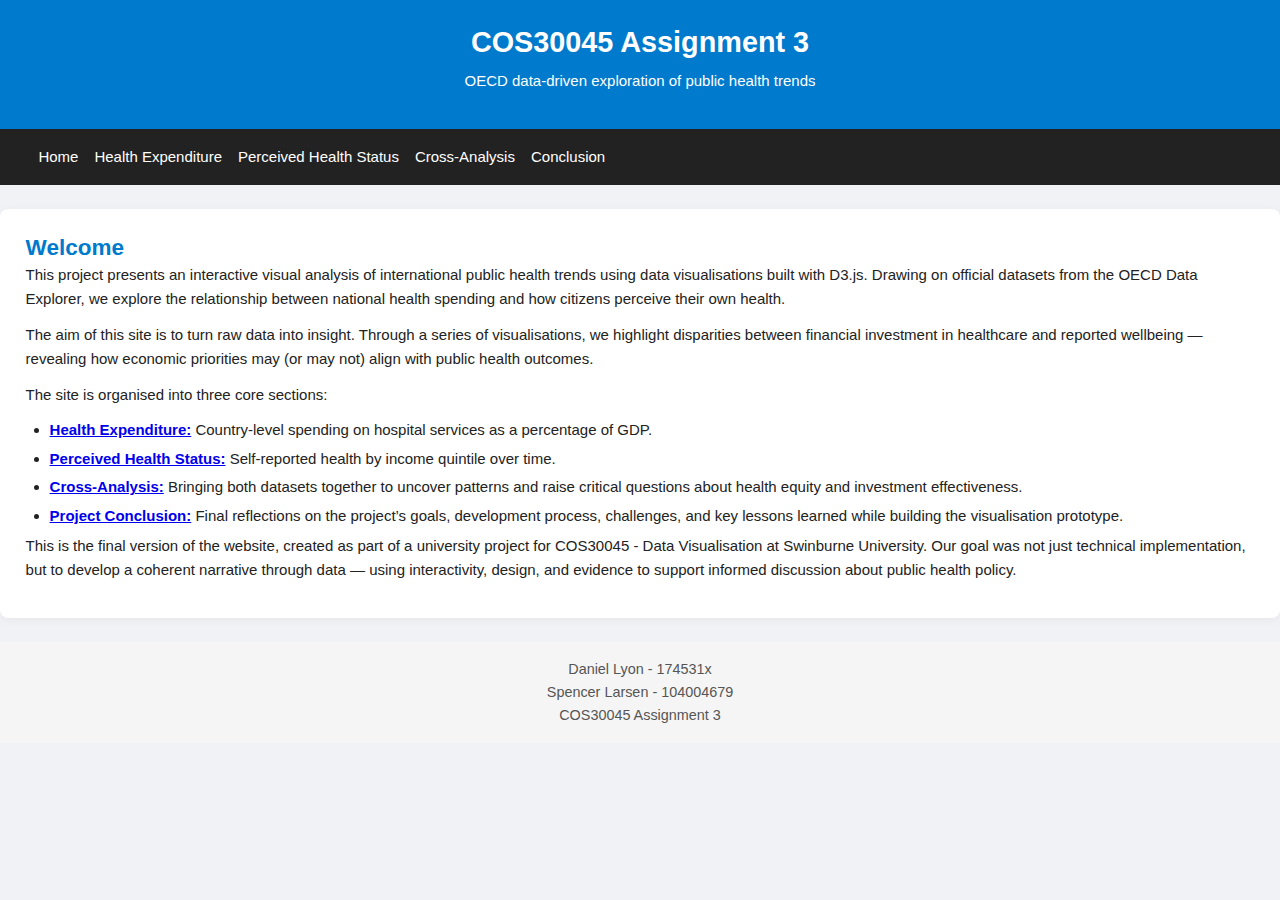
<file: index.html>
<!DOCTYPE html>
<html lang="en">
  <head>
    <meta charset="UTF-8" />
    <meta name="author" content="Daniel Lyon - 174531X" />
    <title>Redirecting...</title>
    <meta http-equiv="refresh" content="0; url=./code/index.html" />
    <script type="text/javascript">
      window.location.href = "./code/index.html";
    </script>
  </head>
  <body>
    <p>
      If you are not redirected automatically,
      <a href="./code/index.html">click here</a>.
    </p>
  </body>
</html>
</file>
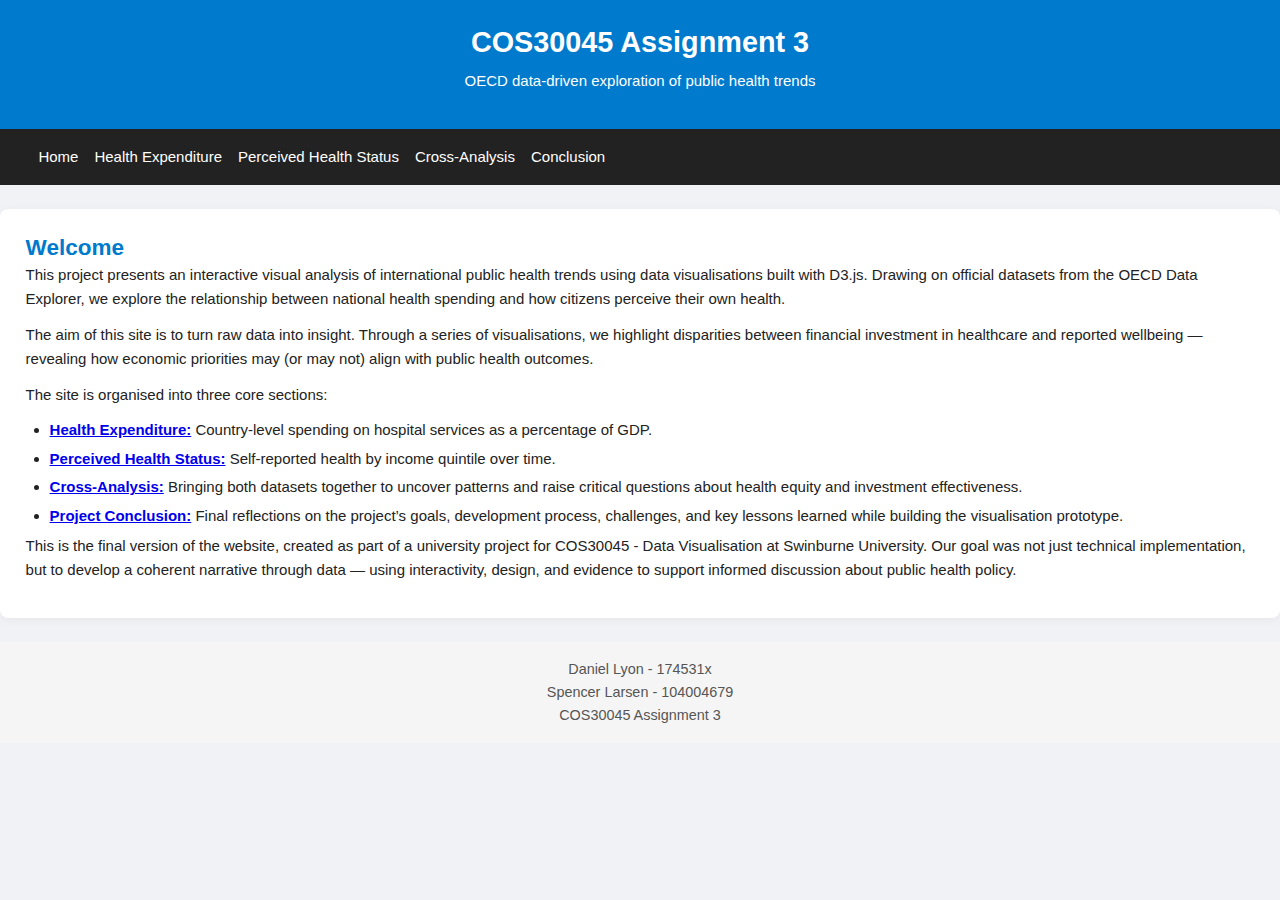
<file: code/index.html>
<!DOCTYPE html>
<html lang="en">
  <head>
    <meta charset="UTF-8" />
    <title>COS30045 - OECD Health Visualisation</title>
    <meta name="author" content="Daniel Lyon - 174531X" />
    <!-- ========== Stylesheets ========== -->
    <link rel="stylesheet" href="style.css" />
  </head>

  <body>
    <header>
      <h1>COS30045 Assignment 3</h1>
      <p>OECD data-driven exploration of public health trends</p>
    </header>

    <nav>
      <!-- Breadcrumb-style nav for quick switching between views -->
      <a href="index.html">Home</a>
      <a href="health-expenditure.html">Health Expenditure</a>
      <a href="perceived-health.html">Perceived Health Status</a>
      <a href="cross-analysis.html">Cross-Analysis</a>
      <a href="conclusion.html" aria-current="page">Conclusion</a>
    </nav>

    <main class="content">
      <h2>Welcome</h2>
      <p>
        This project presents an interactive visual analysis of international
        public health trends using data visualisations built with D3.js. Drawing
        on official datasets from the OECD Data Explorer, we explore the
        relationship between national health spending and how citizens perceive
        their own health.
      </p>

      <p>
        The aim of this site is to turn raw data into insight. Through a series
        of visualisations, we highlight disparities between financial investment
        in healthcare and reported wellbeing — revealing how economic priorities
        may (or may not) align with public health outcomes.
      </p>

      <p>The site is organised into three core sections:</p>

      <ul>
        <li>
          <strong>
            <a href="health-expenditure.html">Health Expenditure:</a></strong
          >
          Country-level spending on hospital services as a percentage of GDP.
        </li>
        <li>
          <strong
            ><a href="perceived-health.html"
              >Perceived Health Status:</a
            ></strong
          >
          Self-reported health by income quintile over time.
        </li>
        <li>
          <strong><a href="cross-analysis.html">Cross-Analysis:</a></strong>
          Bringing both datasets together to uncover patterns and raise critical
          questions about health equity and investment effectiveness.
        </li>
        <li>
          <strong><a href="conclusion.html">Project Conclusion:</a></strong>
          Final reflections on the project’s goals, development process,
          challenges, and key lessons learned while building the visualisation
          prototype.
        </li>
      </ul>

      <p>
        This is the final version of the website, created as part of a
        university project for COS30045 - Data Visualisation at Swinburne
        University. Our goal was not just technical implementation, but to
        develop a coherent narrative through data — using interactivity, design,
        and evidence to support informed discussion about public health policy.
      </p>
    </main>
    <footer class="site-footer">
      Daniel Lyon - 174531x <br>
      Spencer Larsen - 104004679
      <br />COS30045 Assignment 3
    </footer>
  </body>
</html>
</file>
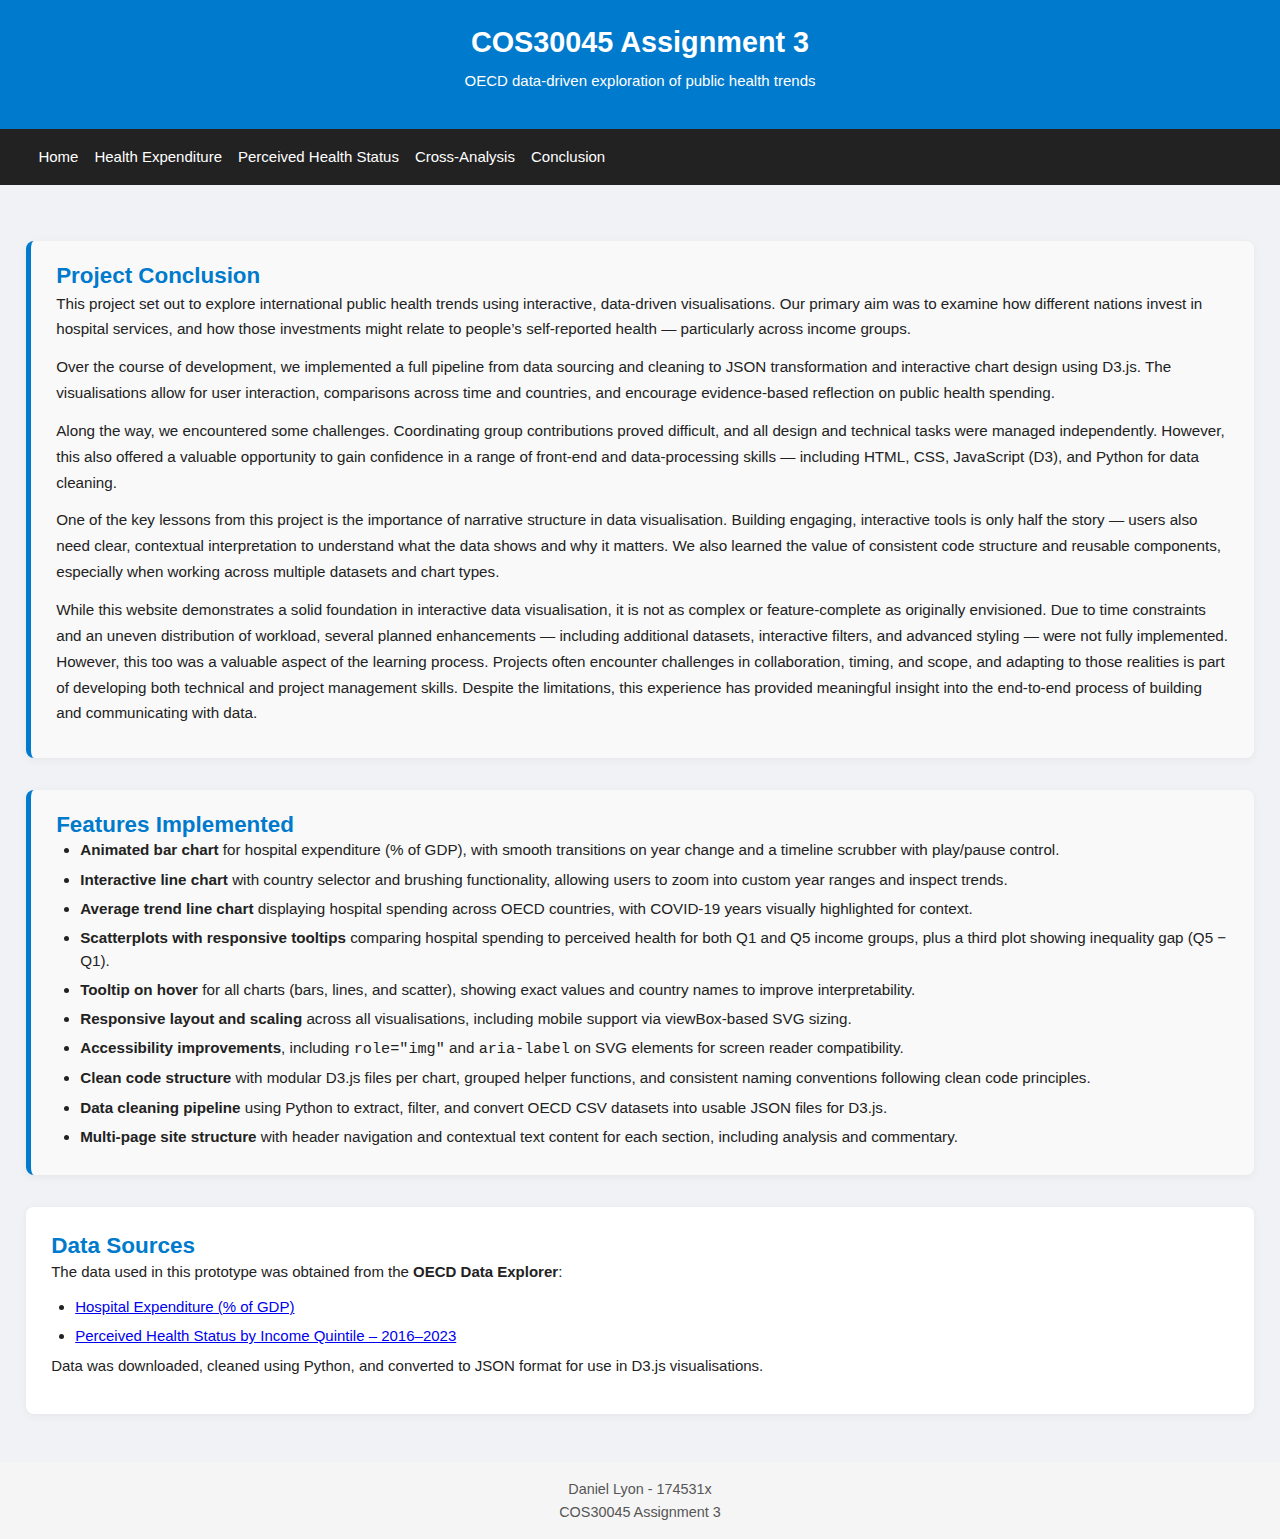
<file: code/conclusion.html>
<!DOCTYPE html>
<html lang="en">
  <head>
    <meta charset="UTF-8" />
    <title>Project Conclusion – OECD Health Visualisation</title>
    <meta name="author" content="Daniel Lyon - 174531X" />
    <!-- ========== Stylesheets ========== -->
    <link rel="stylesheet" href="style.css" />
  </head>

  <body>
    <header>
      <h1>COS30045 Assignment 3</h1>
      <p>OECD data-driven exploration of public health trends</p>
    </header>
    <nav>
      <!-- Breadcrumb-style nav for quick switching between views -->
      <a href="index.html">Home</a>
      <a href="health-expenditure.html">Health Expenditure</a>
      <a href="perceived-health.html">Perceived Health Status</a>
      <a href="cross-analysis.html">Cross-Analysis</a>
      <a href="conclusion.html" aria-current="page">Conclusion</a>
    </nav>

    <main>
      <section id="project-conclusion" class="summary">
        <h2>Project Conclusion</h2>

        <p>
          This project set out to explore international public health trends
          using interactive, data-driven visualisations. Our primary aim was to
          examine how different nations invest in hospital services, and how
          those investments might relate to people’s self-reported health —
          particularly across income groups.
        </p>

        <p>
          Over the course of development, we implemented a full pipeline from
          data sourcing and cleaning to JSON transformation and interactive
          chart design using D3.js. The visualisations allow for user
          interaction, comparisons across time and countries, and encourage
          evidence-based reflection on public health spending.
        </p>

        <p>
          Along the way, we encountered some challenges. Coordinating group
          contributions proved difficult, and all design and technical tasks
          were managed independently. However, this also offered a valuable
          opportunity to gain confidence in a range of front-end and
          data-processing skills — including HTML, CSS, JavaScript (D3), and
          Python for data cleaning.
        </p>

        <p>
          One of the key lessons from this project is the importance of
          narrative structure in data visualisation. Building engaging,
          interactive tools is only half the story — users also need clear,
          contextual interpretation to understand what the data shows and why it
          matters. We also learned the value of consistent code structure and
          reusable components, especially when working across multiple datasets
          and chart types.
        </p>

        <p>
          While this website demonstrates a solid foundation in interactive data
          visualisation, it is not as complex or feature-complete as originally
          envisioned. Due to time constraints and an uneven distribution of
          workload, several planned enhancements — including additional
          datasets, interactive filters, and advanced styling — were not fully
          implemented. However, this too was a valuable aspect of the learning
          process. Projects often encounter challenges in collaboration, timing,
          and scope, and adapting to those realities is part of developing both
          technical and project management skills. Despite the limitations, this
          experience has provided meaningful insight into the end-to-end process
          of building and communicating with data.
        </p>
      </section>

      <section id="features-implemented" class="summary">
        <h2>Features Implemented</h2>
        <ul>
          <li>
            <strong>Animated bar chart</strong> for hospital expenditure (% of
            GDP), with smooth transitions on year change and a timeline scrubber
            with play/pause control.
          </li>
          <li>
            <strong>Interactive line chart</strong> with country selector and
            brushing functionality, allowing users to zoom into custom year
            ranges and inspect trends.
          </li>
          <li>
            <strong>Average trend line chart</strong> displaying hospital
            spending across OECD countries, with COVID-19 years visually
            highlighted for context.
          </li>
          <li>
            <strong>Scatterplots with responsive tooltips</strong> comparing
            hospital spending to perceived health for both Q1 and Q5 income
            groups, plus a third plot showing inequality gap (Q5 − Q1).
          </li>
          <li>
            <strong>Tooltip on hover</strong> for all charts (bars, lines, and
            scatter), showing exact values and country names to improve
            interpretability.
          </li>
          <li>
            <strong>Responsive layout and scaling</strong> across all
            visualisations, including mobile support via viewBox-based SVG
            sizing.
          </li>
          <li>
            <strong>Accessibility improvements</strong>, including
            <code>role="img"</code> and <code>aria-label</code> on SVG elements
            for screen reader compatibility.
          </li>
          <li>
            <strong>Clean code structure</strong> with modular D3.js files per
            chart, grouped helper functions, and consistent naming conventions
            following clean code principles.
          </li>
          <li>
            <strong>Data cleaning pipeline</strong> using Python to extract,
            filter, and convert OECD CSV datasets into usable JSON files for
            D3.js.
          </li>
          <li>
            <strong>Multi-page site structure</strong> with header navigation
            and contextual text content for each section, including analysis and
            commentary.
          </li>
        </ul>
      </section>
      <section id="data-sources" class="content">
        <h2>Data Sources</h2>
        <p>
          The data used in this prototype was obtained from the
          <strong>OECD Data Explorer</strong>:
        </p>
        <ul>
          <li>
            <a
              href="https://data-explorer.oecd.org/vis?lc=en&amp;df[ds]=dsDisseminateFinalDMZ&amp;df[id]=DSD_SHA%40DF_SHA&amp;df[ag]=OECD.ELS.HD&amp;dq=.A.EXP_HEALTH.PT_B1GQ...HC1.....&amp;pd=2016%2C&amp;to[TIME_PERIOD]=false&amp;vw=tb/"
              target="_blank"
            >
              Hospital Expenditure (% of GDP)
            </a>
          </li>
          <li>
            <a
              href="https://data-explorer.oecd.org/vis?lc=en&amp;df[ds]=dsDisseminateFinalDMZ&amp;df[id]=DSD_HEALTH_STAT%40DF_PHS_SES&amp;df[ag]=OECD.ELS.HD&amp;dq=JPN%2BGRC%2BDNK%2BFRA%2BSWE%2BDEU%2BNOR%2BGBR%2BUSA%2BNZL%2BCAN%2BAUS.A...Y_GE15._T.Q5%2BQ1....G..&amp;pd=2016%2C&amp;to[TIME_PERIOD]=false"
              target="_blank"
            >
              Perceived Health Status by Income Quintile – 2016–2023
            </a>
          </li>
        </ul>
        <p>
          Data was downloaded, cleaned using Python, and converted to JSON
          format for use in D3.js visualisations.
        </p>
      </section>
    </main>

    <footer class="site-footer">
      Daniel Lyon - 174531x <br />
      COS30045 Assignment 3
    </footer>
  </body>
</html>
</file>
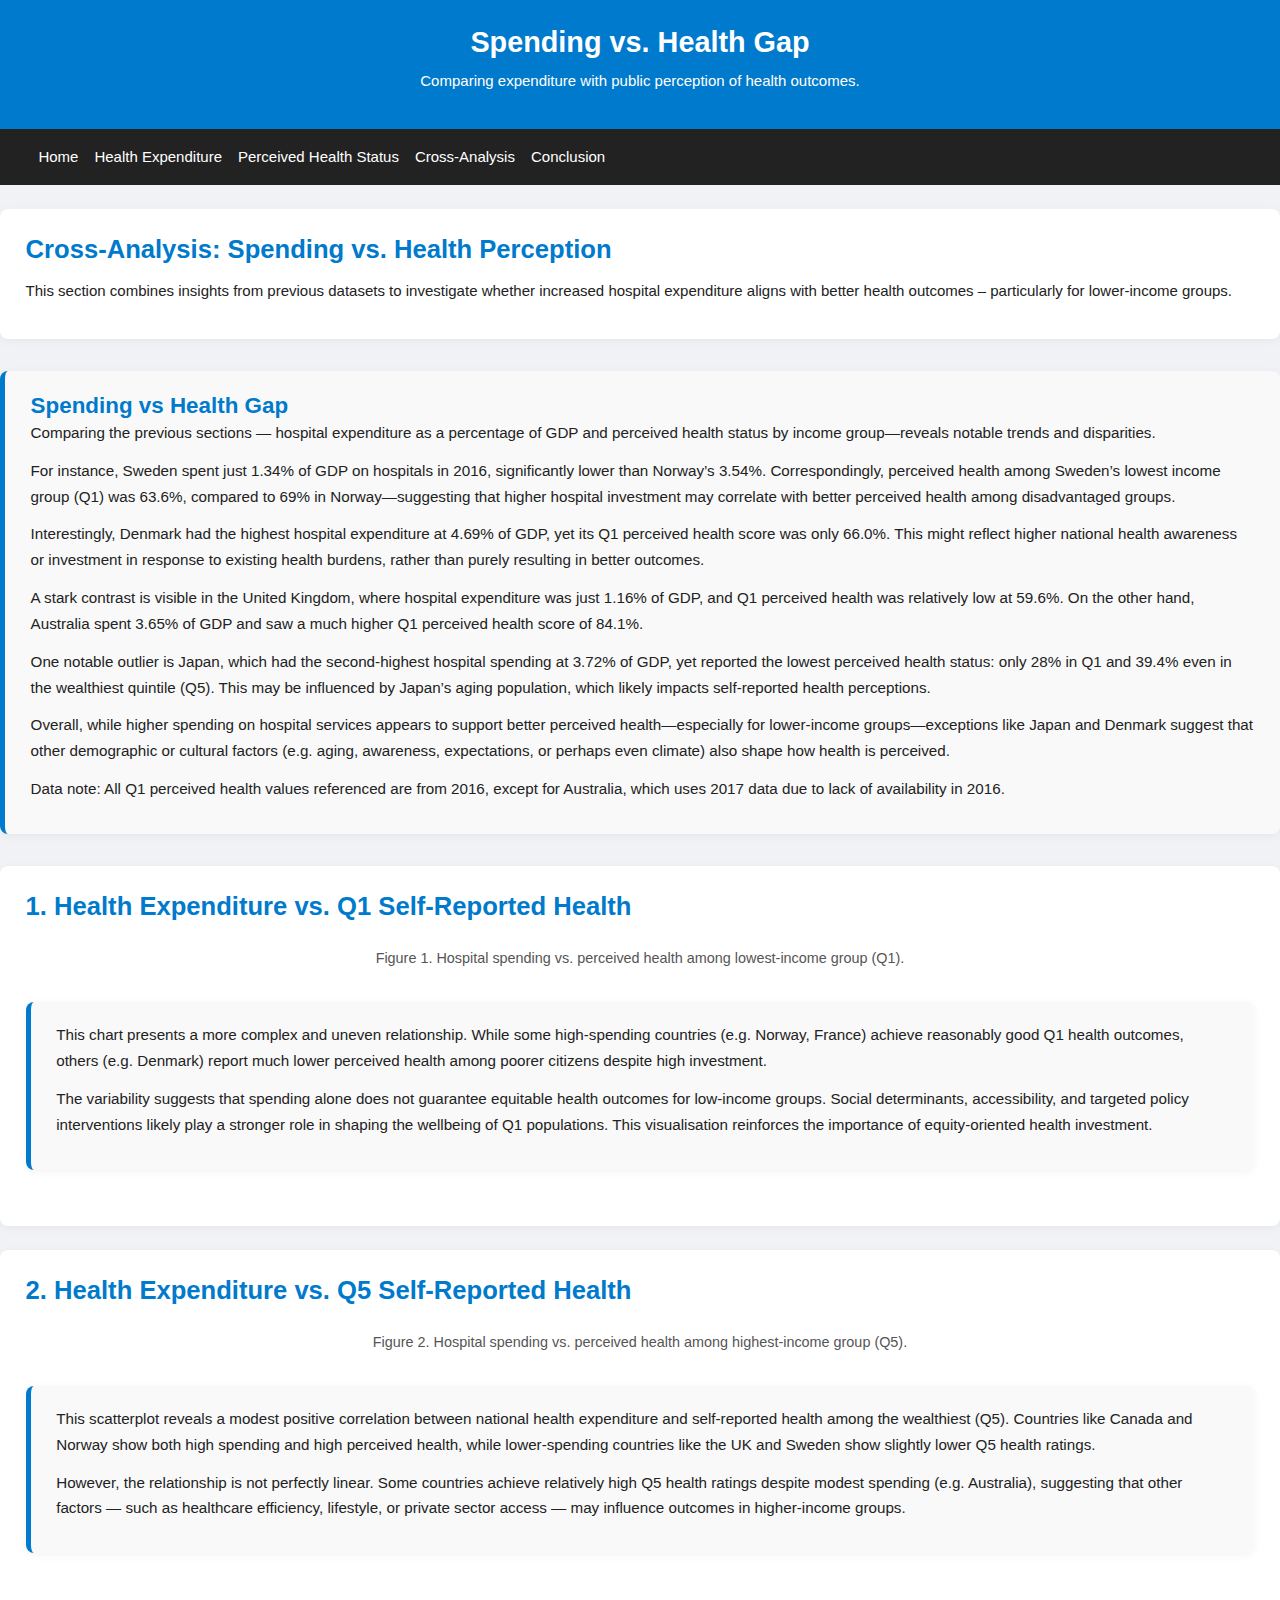
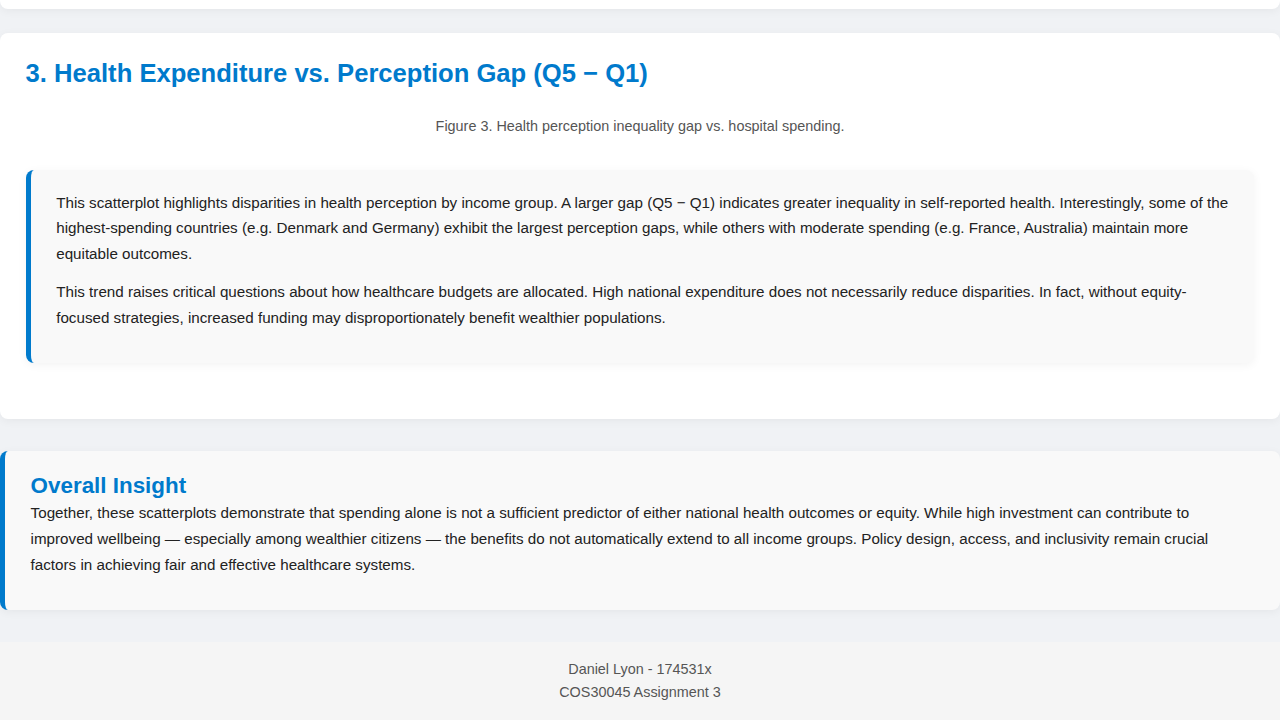
<file: code/cross-analysis.html>
<!DOCTYPE html>
<html lang="en">
  <head>
    <meta charset="UTF-8" />
    <title>Cross-Analysis - COS30045</title>
    <meta name="author" content="Daniel Lyon - 174531X" />
    <link rel="stylesheet" href="style.css" />
    <script src="https://d3js.org/d3.v7.min.js"></script>
    <script src="scripts/cross-analysis.js" defer></script>
  </head>

  <body>
    <header>
      <h1>Spending vs. Health Gap</h1>
      <p>Comparing expenditure with public perception of health outcomes.</p>
    </header>

    <nav>
      <a href="index.html">Home</a>
      <a href="health-expenditure.html">Health Expenditure</a>
      <a href="perceived-health.html">Perceived Health Status</a>
      <a href="cross-analysis.html" aria-current="page">Cross-Analysis</a>
      <a href="conclusion.html">Conclusion</a>
    </nav>

    <section class="content">
      <h1>Cross-Analysis: Spending vs. Health Perception</h1>
      <p>
        This section combines insights from previous datasets to investigate
        whether increased hospital expenditure aligns with better health
        outcomes – particularly for lower-income groups.
      </p>
    </section>

    <section class="analysis">
      <h2>Spending vs Health Gap</h2>
      <p>
        Comparing the previous sections — hospital expenditure as a percentage
        of GDP and perceived health status by income group—reveals notable
        trends and disparities.
      </p>
      <p>
        For instance, Sweden spent just 1.34% of GDP on hospitals in 2016,
        significantly lower than Norway’s 3.54%. Correspondingly, perceived
        health among Sweden’s lowest income group (Q1) was 63.6%, compared to
        69% in Norway—suggesting that higher hospital investment may correlate
        with better perceived health among disadvantaged groups.
      </p>
      <p>
        Interestingly, Denmark had the highest hospital expenditure at 4.69% of
        GDP, yet its Q1 perceived health score was only 66.0%. This might
        reflect higher national health awareness or investment in response to
        existing health burdens, rather than purely resulting in better
        outcomes.
      </p>
      <p>
        A stark contrast is visible in the United Kingdom, where hospital
        expenditure was just 1.16% of GDP, and Q1 perceived health was
        relatively low at 59.6%. On the other hand, Australia spent 3.65% of GDP
        and saw a much higher Q1 perceived health score of 84.1%.
      </p>
      <p>
        One notable outlier is Japan, which had the second-highest hospital
        spending at 3.72% of GDP, yet reported the lowest perceived health
        status: only 28% in Q1 and 39.4% even in the wealthiest quintile (Q5).
        This may be influenced by Japan’s aging population, which likely impacts
        self-reported health perceptions.
      </p>
      <p>
        Overall, while higher spending on hospital services appears to support
        better perceived health—especially for lower-income groups—exceptions
        like Japan and Denmark suggest that other demographic or cultural
        factors (e.g. aging, awareness, expectations, or perhaps even climate)
        also shape how health is perceived.
      </p>
      <p>
        Data note: All Q1 perceived health values referenced are from 2016,
        except for Australia, which uses 2017 data due to lack of availability
        in 2016.
      </p>
    </section>

    <section class="chart">
      <h2>1. Health Expenditure vs. Q1 Self-Reported Health</h2>
      <figure>
        <div id="scatter-q1" class="responsive-chart"></div>
        <figcaption>
          Figure 1. Hospital spending vs. perceived health among lowest-income
          group (Q1).
        </figcaption>
      </figure>
      <div class="analysis">
        <p>
          This chart presents a more complex and uneven relationship. While some
          high-spending countries (e.g. Norway, France) achieve reasonably good
          Q1 health outcomes, others (e.g. Denmark) report much lower perceived
          health among poorer citizens despite high investment.
        </p>
        <p>
          The variability suggests that spending alone does not guarantee
          equitable health outcomes for low-income groups. Social determinants,
          accessibility, and targeted policy interventions likely play a
          stronger role in shaping the wellbeing of Q1 populations. This
          visualisation reinforces the importance of equity-oriented health
          investment.
        </p>
      </div>
    </section>

    <section class="chart">
      <h2>2. Health Expenditure vs. Q5 Self-Reported Health</h2>
      <figure>
        <div id="scatter-q5" class="responsive-chart"></div>
        <figcaption>
          Figure 2. Hospital spending vs. perceived health among highest-income
          group (Q5).
        </figcaption>
      </figure>
      <div class="analysis">
        <p>
          This scatterplot reveals a modest positive correlation between
          national health expenditure and self-reported health among the
          wealthiest (Q5). Countries like Canada and Norway show both high
          spending and high perceived health, while lower-spending countries
          like the UK and Sweden show slightly lower Q5 health ratings.
        </p>
        <p>
          However, the relationship is not perfectly linear. Some countries
          achieve relatively high Q5 health ratings despite modest spending
          (e.g. Australia), suggesting that other factors — such as healthcare
          efficiency, lifestyle, or private sector access — may influence
          outcomes in higher-income groups.
        </p>
      </div>
    </section>

    <section class="chart">
      <h2>3. Health Expenditure vs. Perception Gap (Q5 − Q1)</h2>
      <figure>
        <div id="scatter-gap" class="responsive-chart"></div>
        <figcaption>
          Figure 3. Health perception inequality gap vs. hospital spending.
        </figcaption>
      </figure>
      <div class="analysis">
        <p>
          This scatterplot highlights disparities in health perception by income
          group. A larger gap (Q5 − Q1) indicates greater inequality in
          self-reported health. Interestingly, some of the highest-spending
          countries (e.g. Denmark and Germany) exhibit the largest perception
          gaps, while others with moderate spending (e.g. France, Australia)
          maintain more equitable outcomes.
        </p>
        <p>
          This trend raises critical questions about how healthcare budgets are
          allocated. High national expenditure does not necessarily reduce
          disparities. In fact, without equity-focused strategies, increased
          funding may disproportionately benefit wealthier populations.
        </p>
      </div>
    </section>

    <section class="summary">
      <h2>Overall Insight</h2>
      <p>
        Together, these scatterplots demonstrate that spending alone is not a
        sufficient predictor of either national health outcomes or equity. While
        high investment can contribute to improved wellbeing — especially among
        wealthier citizens — the benefits do not automatically extend to all
        income groups. Policy design, access, and inclusivity remain crucial
        factors in achieving fair and effective healthcare systems.
      </p>
    </section>

    <footer class="site-footer">
      Daniel Lyon - 174531x <br />COS30045 Assignment 3
    </footer>
  </body>
</html>
</file>
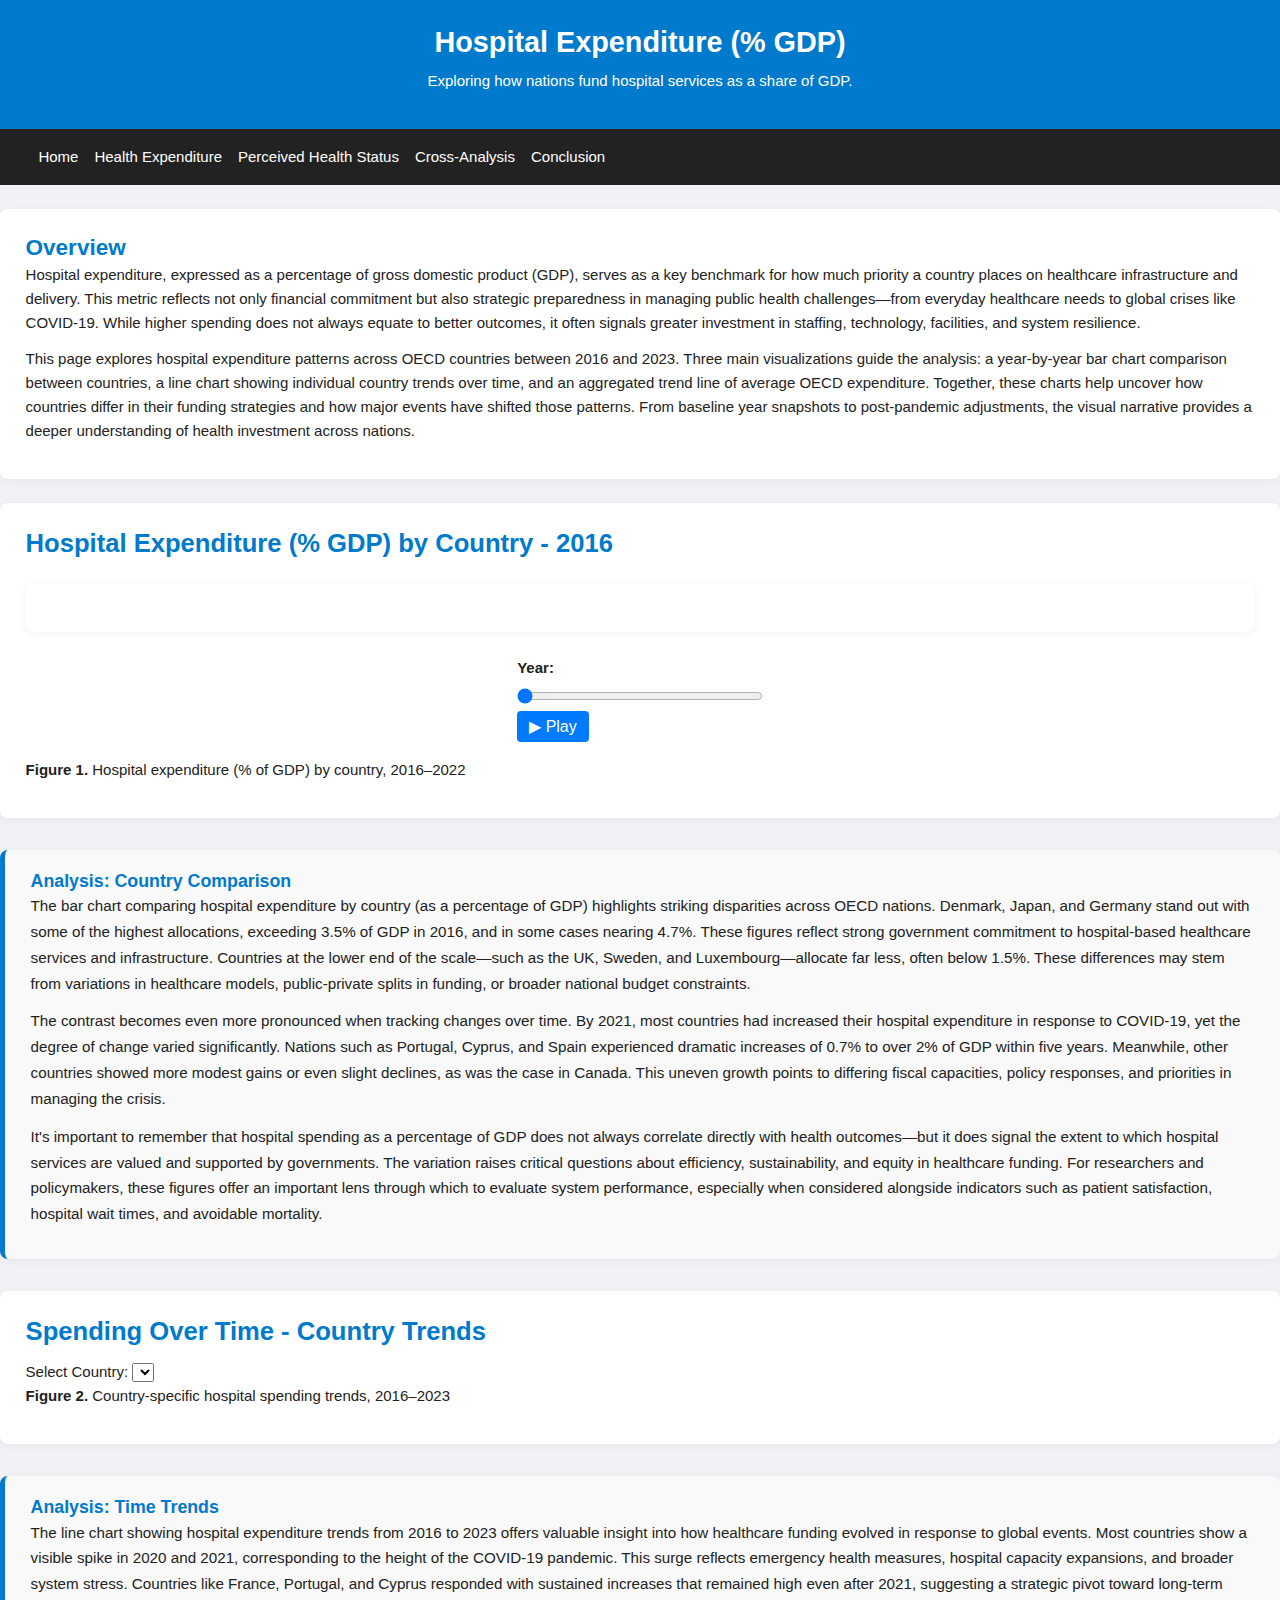
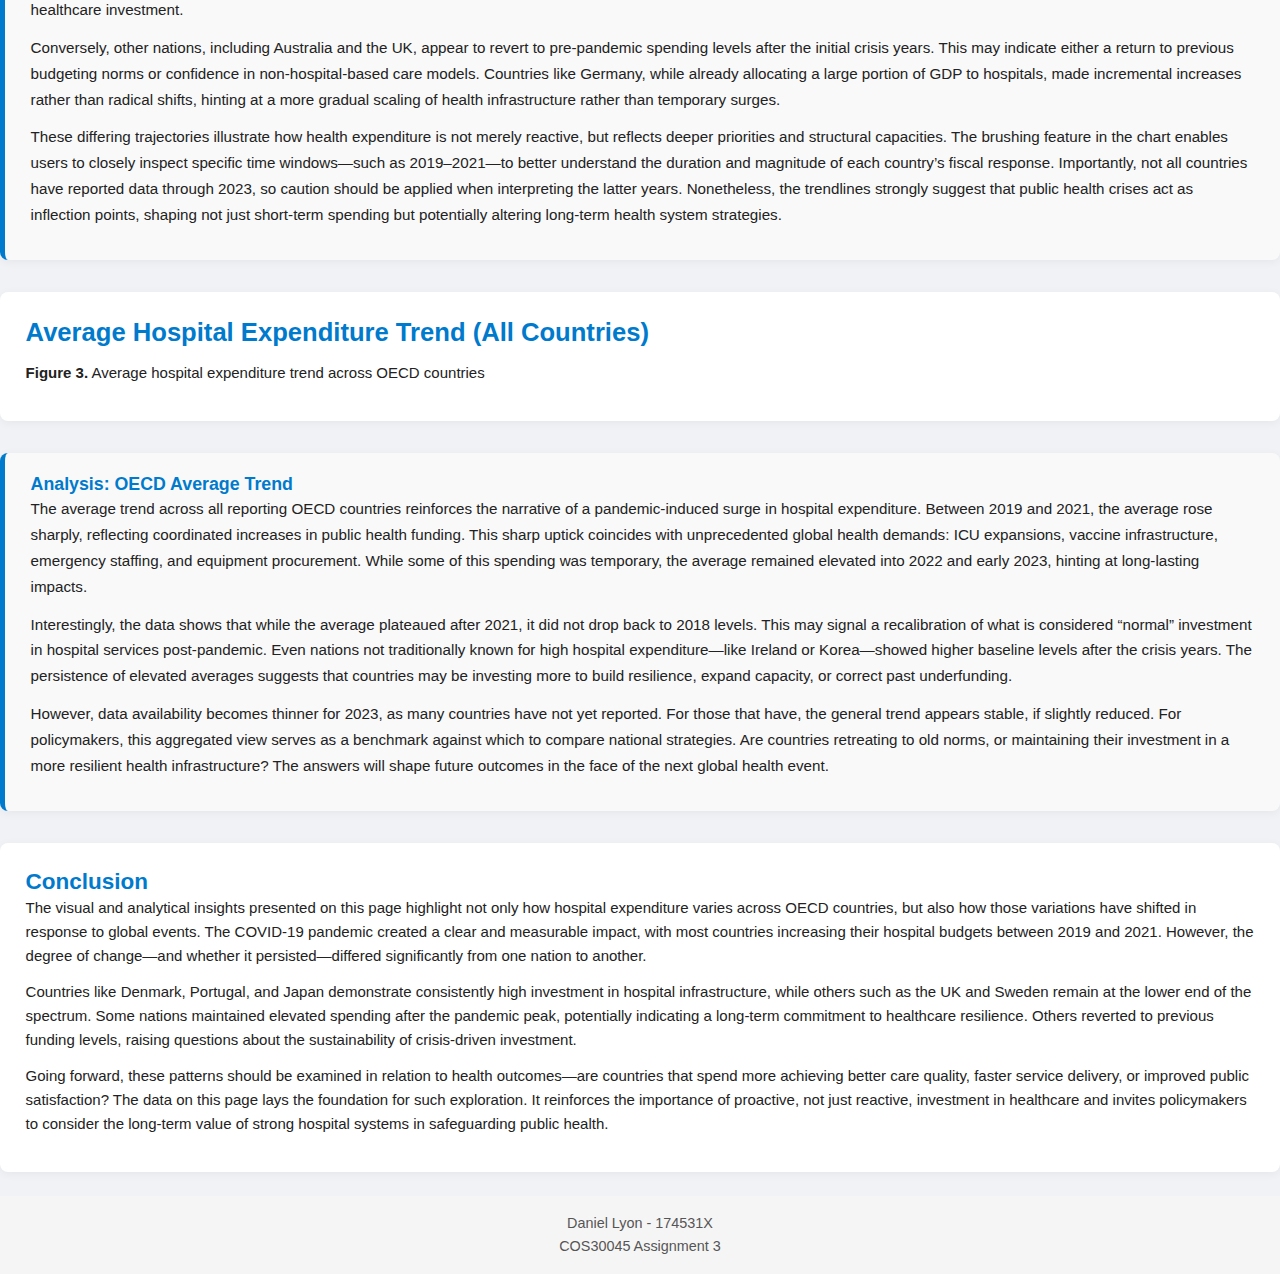
<file: code/health-expenditure.html>
<!DOCTYPE html>
<html lang="en">
  <head>
    <meta charset="UTF-8" />
    <title>Health Expenditure - COS30045</title>
    <meta name="author" content="Daniel Lyon - 174531X" />
    <link rel="stylesheet" href="style.css" />
    <script src="https://d3js.org/d3.v7.min.js"></script>
    <script src="scripts/bar-chart.js"></script>
    <script src="scripts/spending-trends-chart.js"></script>
    <script src="scripts/spending-trends-average-chart.js"></script>
  </head>
  <body>
    <header>
      <h1>Hospital Expenditure (% GDP)</h1>
      <p>Exploring how nations fund hospital services as a share of GDP.</p>
    </header>

    <nav>
      <a href="index.html">Home</a>
      <a href="health-expenditure.html" aria-current="page"
        >Health Expenditure</a
      >
      <a href="perceived-health.html">Perceived Health Status</a>
      <a href="cross-analysis.html">Cross-Analysis</a>
      <a href="conclusion.html">Conclusion</a>
    </nav>

    <section id="intro" class="content">
      <h2>Overview</h2>
      <p>
        Hospital expenditure, expressed as a percentage of gross domestic
        product (GDP), serves as a key benchmark for how much priority a country
        places on healthcare infrastructure and delivery. This metric reflects
        not only financial commitment but also strategic preparedness in
        managing public health challenges—from everyday healthcare needs to
        global crises like COVID-19. While higher spending does not always
        equate to better outcomes, it often signals greater investment in
        staffing, technology, facilities, and system resilience.
      </p>
      <p>
        This page explores hospital expenditure patterns across OECD countries
        between 2016 and 2023. Three main visualizations guide the analysis: a
        year-by-year bar chart comparison between countries, a line chart
        showing individual country trends over time, and an aggregated trend
        line of average OECD expenditure. Together, these charts help uncover
        how countries differ in their funding strategies and how major events
        have shifted those patterns. From baseline year snapshots to
        post-pandemic adjustments, the visual narrative provides a deeper
        understanding of health investment across nations.
      </p>
    </section>
    <div class="scroll-container">
      <section id="bar" class="chart">
        <h2>Hospital Expenditure (% GDP) by Country - 2016</h2>
        <div id="bar-chart" class="chart" data-year="2016"></div>
        <div class="timeline-container">
          <div class="timeline-row">
            <label for="yearRange"><strong>Year:</strong></label>
            <input
              type="range"
              id="yearRange"
              min="2016"
              max="2022"
              step="1"
              value="2016"
            />
            <button id="playButton">▶ Play</button>
          </div>
          <div id="sliderTooltip" class="slider-tooltip" style="display: none">
            2016
          </div>
        </div>
        <p class="figure-caption">
          <strong>Figure 1.</strong> Hospital expenditure (% of GDP) by country,
          2016–2022
        </p>
      </section>
    </div>

    <section id="bar-analysis" class="analysis">
      <h3>Analysis: Country Comparison</h3>
      <p>
        The bar chart comparing hospital expenditure by country (as a percentage
        of GDP) highlights striking disparities across OECD nations. Denmark,
        Japan, and Germany stand out with some of the highest allocations,
        exceeding 3.5% of GDP in 2016, and in some cases nearing 4.7%. These
        figures reflect strong government commitment to hospital-based
        healthcare services and infrastructure. Countries at the lower end of
        the scale—such as the UK, Sweden, and Luxembourg—allocate far less,
        often below 1.5%. These differences may stem from variations in
        healthcare models, public-private splits in funding, or broader national
        budget constraints.
      </p>
      <p>
        The contrast becomes even more pronounced when tracking changes over
        time. By 2021, most countries had increased their hospital expenditure
        in response to COVID-19, yet the degree of change varied significantly.
        Nations such as Portugal, Cyprus, and Spain experienced dramatic
        increases of 0.7% to over 2% of GDP within five years. Meanwhile, other
        countries showed more modest gains or even slight declines, as was the
        case in Canada. This uneven growth points to differing fiscal
        capacities, policy responses, and priorities in managing the crisis.
      </p>
      <p>
        It's important to remember that hospital spending as a percentage of GDP
        does not always correlate directly with health outcomes—but it does
        signal the extent to which hospital services are valued and supported by
        governments. The variation raises critical questions about efficiency,
        sustainability, and equity in healthcare funding. For researchers and
        policymakers, these figures offer an important lens through which to
        evaluate system performance, especially when considered alongside
        indicators such as patient satisfaction, hospital wait times, and
        avoidable mortality.
      </p>
    </section>

    <section id="trend" class="chart">
      <h2>Spending Over Time - Country Trends</h2>
      <label for="country-select">Select Country:</label>
      <select id="country-select"></select>
      <div id="spending-trends-chart"></div>
      <p class="figure-caption">
        <strong>Figure 2.</strong> Country-specific hospital spending trends,
        2016–2023
      </p>
    </section>

    <section id="trend-analysis" class="analysis">
      <h3>Analysis: Time Trends</h3>
      <p>
        The line chart showing hospital expenditure trends from 2016 to 2023
        offers valuable insight into how healthcare funding evolved in response
        to global events. Most countries show a visible spike in 2020 and 2021,
        corresponding to the height of the COVID-19 pandemic. This surge
        reflects emergency health measures, hospital capacity expansions, and
        broader system stress. Countries like France, Portugal, and Cyprus
        responded with sustained increases that remained high even after 2021,
        suggesting a strategic pivot toward long-term healthcare investment.
      </p>
      <p>
        Conversely, other nations, including Australia and the UK, appear to
        revert to pre-pandemic spending levels after the initial crisis years.
        This may indicate either a return to previous budgeting norms or
        confidence in non-hospital-based care models. Countries like Germany,
        while already allocating a large portion of GDP to hospitals, made
        incremental increases rather than radical shifts, hinting at a more
        gradual scaling of health infrastructure rather than temporary surges.
      </p>
      <p>
        These differing trajectories illustrate how health expenditure is not
        merely reactive, but reflects deeper priorities and structural
        capacities. The brushing feature in the chart enables users to closely
        inspect specific time windows—such as 2019–2021—to better understand the
        duration and magnitude of each country’s fiscal response. Importantly,
        not all countries have reported data through 2023, so caution should be
        applied when interpreting the latter years. Nonetheless, the trendlines
        strongly suggest that public health crises act as inflection points,
        shaping not just short-term spending but potentially altering long-term
        health system strategies.
      </p>
    </section>

    <section id="trend-average" class="chart">
      <h2>Average Hospital Expenditure Trend (All Countries)</h2>
      <div id="spending-trends-average-chart"></div>
      <p class="figure-caption">
        <strong>Figure 3.</strong> Average hospital expenditure trend across
        OECD countries
      </p>
    </section>

    <section id="average-analysis" class="analysis">
      <h3>Analysis: OECD Average Trend</h3>
      <p>
        The average trend across all reporting OECD countries reinforces the
        narrative of a pandemic-induced surge in hospital expenditure. Between
        2019 and 2021, the average rose sharply, reflecting coordinated
        increases in public health funding. This sharp uptick coincides with
        unprecedented global health demands: ICU expansions, vaccine
        infrastructure, emergency staffing, and equipment procurement. While
        some of this spending was temporary, the average remained elevated into
        2022 and early 2023, hinting at long-lasting impacts.
      </p>
      <p>
        Interestingly, the data shows that while the average plateaued after
        2021, it did not drop back to 2018 levels. This may signal a
        recalibration of what is considered “normal” investment in hospital
        services post-pandemic. Even nations not traditionally known for high
        hospital expenditure—like Ireland or Korea—showed higher baseline levels
        after the crisis years. The persistence of elevated averages suggests
        that countries may be investing more to build resilience, expand
        capacity, or correct past underfunding.
      </p>
      <p>
        However, data availability becomes thinner for 2023, as many countries
        have not yet reported. For those that have, the general trend appears
        stable, if slightly reduced. For policymakers, this aggregated view
        serves as a benchmark against which to compare national strategies. Are
        countries retreating to old norms, or maintaining their investment in a
        more resilient health infrastructure? The answers will shape future
        outcomes in the face of the next global health event.
      </p>
    </section>

    <section id="conclusion" class="content">
      <h2>Conclusion</h2>
      <p>
        The visual and analytical insights presented on this page highlight not
        only how hospital expenditure varies across OECD countries, but also how
        those variations have shifted in response to global events. The COVID-19
        pandemic created a clear and measurable impact, with most countries
        increasing their hospital budgets between 2019 and 2021. However, the
        degree of change—and whether it persisted—differed significantly from
        one nation to another.
      </p>
      <p>
        Countries like Denmark, Portugal, and Japan demonstrate consistently
        high investment in hospital infrastructure, while others such as the UK
        and Sweden remain at the lower end of the spectrum. Some nations
        maintained elevated spending after the pandemic peak, potentially
        indicating a long-term commitment to healthcare resilience. Others
        reverted to previous funding levels, raising questions about the
        sustainability of crisis-driven investment.
      </p>
      <p>
        Going forward, these patterns should be examined in relation to health
        outcomes—are countries that spend more achieving better care quality,
        faster service delivery, or improved public satisfaction? The data on
        this page lays the foundation for such exploration. It reinforces the
        importance of proactive, not just reactive, investment in healthcare and
        invites policymakers to consider the long-term value of strong hospital
        systems in safeguarding public health.
      </p>
    </section>

    <footer class="site-footer">
      Daniel Lyon - 174531X <br />COS30045 Assignment 3
    </footer>
  </body>
</html>
</file>
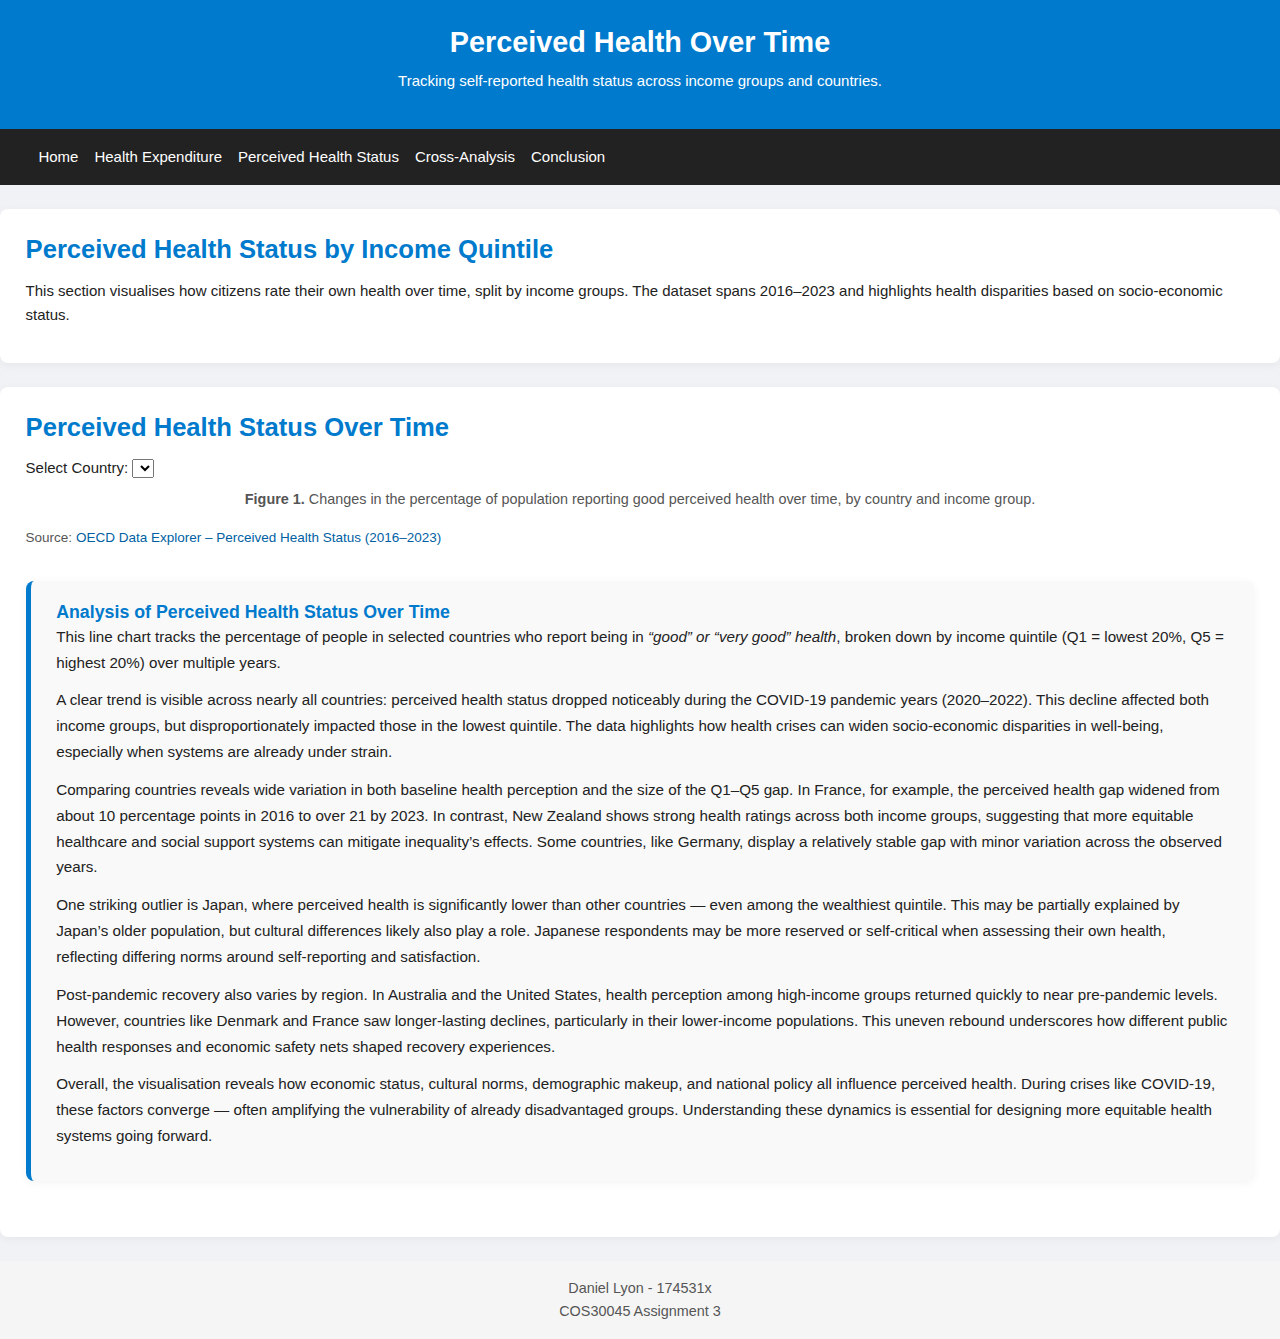
<file: code/perceived-health.html>
<!DOCTYPE html>
<html lang="en">
  <head>
    <meta charset="UTF-8" />
    <title>Perceived Health - COS30045</title>
    <meta name="author" content="Daniel Lyon - 174531X" />
    <!-- ========== Stylesheets ========== -->
    <link rel="stylesheet" href="style.css" />

    <!-- ========== Libraries ========== -->
    <script src="https://d3js.org/d3.v7.min.js"></script>

    <!-- ========== Chart Scripts ========== -->
    <script src="scripts/line-chart.js"></script>
  </head>

  <body>
    <header>
      <h1>Perceived Health Over Time</h1>
      <p>
        Tracking self-reported health status across income groups and countries.
      </p>
    </header>
    <nav>
      <!-- Breadcrumb-style nav for quick switching between views -->
      <a href="index.html">Home</a>
      <a href="health-expenditure.html">Health Expenditure</a>
      <a href="perceived-health.html">Perceived Health Status</a>
      <a href="cross-analysis.html">Cross-Analysis</a>
      <a href="conclusion.html" aria-current="page">Conclusion</a>
    </nav>

    <section id="intro" class="content">
      <h1>Perceived Health Status by Income Quintile</h1>

      <p>
        This section visualises how citizens rate their own health over time,
        split by income groups. The dataset spans 2016–2023 and highlights
        health disparities based on socio-economic status.
      </p>
    </section>

    <section id="line" class="chart">
      <h2>Perceived Health Status Over Time</h2>
      <label for="country-select">Select Country:</label>
      <select id="country-select"></select>
      <div id="line-chart"></div>
      <figcaption>
        <strong>Figure 1.</strong> Changes in the percentage of population
        reporting good perceived health over time, by country and income group.
      </figcaption>
      <p class="source">
        Source:
        <a
          href="https://data-explorer.oecd.org/vis?lc=en&df[ds]=dsDisseminateFinalDMZ&df[id]=DSD_HEALTH_STAT%40DF_PHS_SES&df[ag]=OECD.ELS.HD&dq=JPN%2BGRC%2BDNK%2BFRA%2BSWE%2BDEU%2BNOR%2BGBR%2BUSA%2BNZL%2BCAN%2BAUS.A...Y_GE15._T.Q5%2BQ1....G..&pd=2016%2C&to[TIME_PERIOD]=false"
          target="_blank"
        >
          OECD Data Explorer – Perceived Health Status (2016–2023)
        </a>
      </p>
      <section id="line-analysis" class="analysis">
        <h3>Analysis of Perceived Health Status Over Time</h3>
        <p>
          This line chart tracks the percentage of people in selected countries
          who report being in
          <em>“good” or “very good” health</em>, broken down by income quintile
          (Q1 = lowest 20%, Q5 = highest 20%) over multiple years.
        </p>
        <p>
          A clear trend is visible across nearly all countries: perceived health
          status dropped noticeably during the COVID-19 pandemic years
          (2020–2022). This decline affected both income groups, but
          disproportionately impacted those in the lowest quintile. The data
          highlights how health crises can widen socio-economic disparities in
          well-being, especially when systems are already under strain.
        </p>
        <p>
          Comparing countries reveals wide variation in both baseline health
          perception and the size of the Q1–Q5 gap. In France, for example, the
          perceived health gap widened from about 10 percentage points in 2016
          to over 21 by 2023. In contrast, New Zealand shows strong health
          ratings across both income groups, suggesting that more equitable
          healthcare and social support systems can mitigate inequality’s
          effects. Some countries, like Germany, display a relatively stable gap
          with minor variation across the observed years.
        </p>
        <p>
          One striking outlier is Japan, where perceived health is significantly
          lower than other countries — even among the wealthiest quintile. This
          may be partially explained by Japan’s older population, but cultural
          differences likely also play a role. Japanese respondents may be more
          reserved or self-critical when assessing their own health, reflecting
          differing norms around self-reporting and satisfaction.
        </p>
        <p>
          Post-pandemic recovery also varies by region. In Australia and the
          United States, health perception among high-income groups returned
          quickly to near pre-pandemic levels. However, countries like Denmark
          and France saw longer-lasting declines, particularly in their
          lower-income populations. This uneven rebound underscores how
          different public health responses and economic safety nets shaped
          recovery experiences.
        </p>
        <p>
          Overall, the visualisation reveals how economic status, cultural
          norms, demographic makeup, and national policy all influence perceived
          health. During crises like COVID-19, these factors converge — often
          amplifying the vulnerability of already disadvantaged groups.
          Understanding these dynamics is essential for designing more equitable
          health systems going forward.
        </p>
      </section>
    </section>
    <footer class="site-footer">
      Daniel Lyon - 174531x <br />COS30045 Assignment 3
    </footer>
  </body>
</html>
</file>
<file: code/style.css>
/* ======================================
   Author: Daniel Lyon - 174531x
   COS30045 Assignment 3
   ====================================== */

/* === BASE RESET & BODY SETUP === */
* {
  box-sizing: border-box;
  margin: 0;
  padding: 0;
}

body {
  font-family: "Segoe UI", sans-serif;
  background: #f0f2f5;
  color: #222;
  line-height: 1.6;
  font-size: 15px;
}

/* === LAYOUT CONTAINERS === */
main {
  width: 100%;
  padding: 1.5rem 2vw;
}

.chart,
.content,
.summary,
.analysis,
.sources {
  background: white;
  padding: 1.5rem 2vw;
  margin: 1.5rem 0;
  border-radius: 8px;
  box-shadow: 0 2px 10px rgba(0, 0, 0, 0.05);
  width: 100%;
}

/* === TYPOGRAPHY & HEADINGS === */
h1,
h2,
h3 {
  color: #007acc;
  margin-top: 0;
  line-height: 1.3;
}

.chart h2,
.content h1 {
  font-size: 1.6rem;
  margin-bottom: 0.75rem;
}

p {
  margin-bottom: 0.75rem;
}

ul {
  padding-left: 1.5rem;
}

ul li {
  margin-bottom: 0.4rem;
  line-height: 1.5;
}

/* === HEADER === */
header {
  background-color: #007acc;
  color: white;
  padding: 1.5rem 3vw;
  text-align: center;
  box-shadow: 0 2px 5px rgba(0, 0, 0, 0.1);
}

header h1 {
  margin: 0 0 0.5rem;
  font-size: 1.8rem;
  color: #fff;
}

/* === NAVIGATION BAR === */
nav {
  background: #222;
  padding: 1rem 3vw;
  display: flex;
  flex-wrap: wrap;
  align-items: center;
  gap: 1rem;
  justify-content: flex-start;
}

nav a {
  color: white;
  text-decoration: none;
  font-weight: 500;
  transition: all 0.2s ease-in-out;
}

nav a:hover {
  text-decoration: underline;
  color: #00bfff;
}

/* === NAV BUTTONS (HOME PAGE) === */
.nav-buttons {
  display: flex;
  flex-wrap: wrap;
  gap: 1rem;
  margin-top: 2rem;
  justify-content: flex-start;
}

.nav-buttons a {
  flex: 1 1 250px;
  background-color: #003366;
  color: white;
  padding: 1.25rem;
  border-radius: 8px;
  text-align: center;
  text-decoration: none;
  transition: background-color 0.2s ease;
}

.nav-buttons a small {
  display: block;
  font-weight: normal;
  margin-top: 0.5rem;
  opacity: 0.85;
}

.nav-buttons a:hover {
  background-color: #005599;
}

/* === SVG / CHARTS === */
svg {
  width: 100%;
  height: auto;
  max-height: 400px;
  display: block;
}

/* === SLIDER === */
.year-slider-container {
  margin-bottom: 1rem;
  font-size: 0.95rem;
  text-align: center;
}

#yearRange {
  width: 60%;
  max-width: 400px;
  margin-top: 0.5rem;
}

/* === TOOLTIP === */
.tooltip {
  font-size: 0.9rem;
  font-family: sans-serif;
  background: #333;
  color: #fff;
  padding: 6px 12px;
  border-radius: 4px;
  pointer-events: none;
  position: absolute;
  opacity: 0;
  box-shadow: 0px 0px 6px rgba(0, 0, 0, 0.2);
  z-index: 1000;
}

.zoom-tip {
  font-style: italic;
  background: rgba(255, 255, 255, 0.85);
  padding: 4px 8px;
  border-radius: 4px;
  box-shadow: 0 1px 4px rgba(0, 0, 0, 0.05);
  font-size: 0.8rem;
  color: #666;
}

/* === FIGURE / CAPTIONS === */
figure {
  margin: 1.5rem 0;
}

figcaption {
  text-align: center;
  font-size: 0.9rem;
  color: #555;
  margin-top: 0.5rem;
}

/* === SUMMARY & ANALYSIS SECTIONS === */
.summary,
.analysis {
  background-color: #f9f9f9;
  border-left: 5px solid #007acc;
  padding: 1.25rem 2vw;
  margin: 2rem 0;
  font-size: 0.95rem;
  line-height: 1.7;
}

.summary h2,
.analysis h2 {
  margin-top: 0;
  color: #007acc;
  font-size: 1.4rem;
}

/* === SOURCE CITATION === */
.source,
.sources {
  font-size: 0.9em;
  color: #555;
  margin-top: 1rem;
  margin-bottom: 2rem;
}

.source a,
.sources a {
  color: #005fa3;
  text-decoration: none;
}

.source a:hover,
.sources a:hover {
  text-decoration: underline;
}

/* === FOOTER === */
.site-footer {
  background: #f5f5f5;
  text-align: center;
  padding: 1rem 3vw;
  font-size: 0.9rem;
  color: #555;
}

/* === TIMELINE/PLAY FUNCTIONALITY === */
.timeline-container {
  display: flex;
  flex-direction: column;
  align-items: center;
  gap: 0.5rem;
  margin-bottom: 1rem;
}

.timeline-track {
  position: relative;
  width: 60%;
  max-width: 600px;
}

#yearRange {
  width: 100%;
  z-index: 2;
  position: relative;
}

.timeline-progress {
  position: absolute;
  height: 4px;
  background-color: #007acc;
  top: 50%;
  left: 0;
  transform: translateY(-50%);
  z-index: 1;
  pointer-events: none;
}

.slider-tooltip {
  position: absolute;
  top: -28px;
  padding: 4px 8px;
  background: #333;
  color: white;
  font-size: 0.85rem;
  border-radius: 4px;
  white-space: nowrap;
  transform: translateX(-50%);
  pointer-events: none;
}

.timeline-controls {
  display: flex;
  align-items: center;
  gap: 1rem;
}

.timeline-container {
  display: flex;
  flex-direction: column;
  align-items: center;
  gap: 0.5rem;
  margin-bottom: 1rem;
}

.timeline-controls {
  display: flex;
  align-items: center;
  gap: 1rem;
}

#playButton,
.reset-zoom-btn {
  background: #007bff;
  color: white;
  border: none;
  padding: 6px 12px;
  border-radius: 4px;
  font-size: 1rem;
  cursor: pointer;
  transition: background 0.2s ease;
}

#playButton:hover,
.reset-zoom-btn:hover {
  background: #0056b3;
}

.reset-zoom-btn {
  position: absolute;
  top: 0.5rem;
  left: 0.5rem;
  z-index: 10;
}

/* === RESPONSIVE FIXES === */
@media (max-width: 600px) {
  nav {
    flex-direction: column;
    align-items: flex-start;
  }

  .nav-buttons a {
    flex: 1 1 100%;
  }

  header,
  main,
  .chart,
  .content,
  .summary,
  .analysis,
  .sources,
  .site-footer {
    padding: 1.25rem;
  }

  #yearRange {
    width: 90%;
  }

  .chart h2,
  .summary h2,
  .analysis h2 {
    font-size: 1.3rem;
  }
}
</file>
